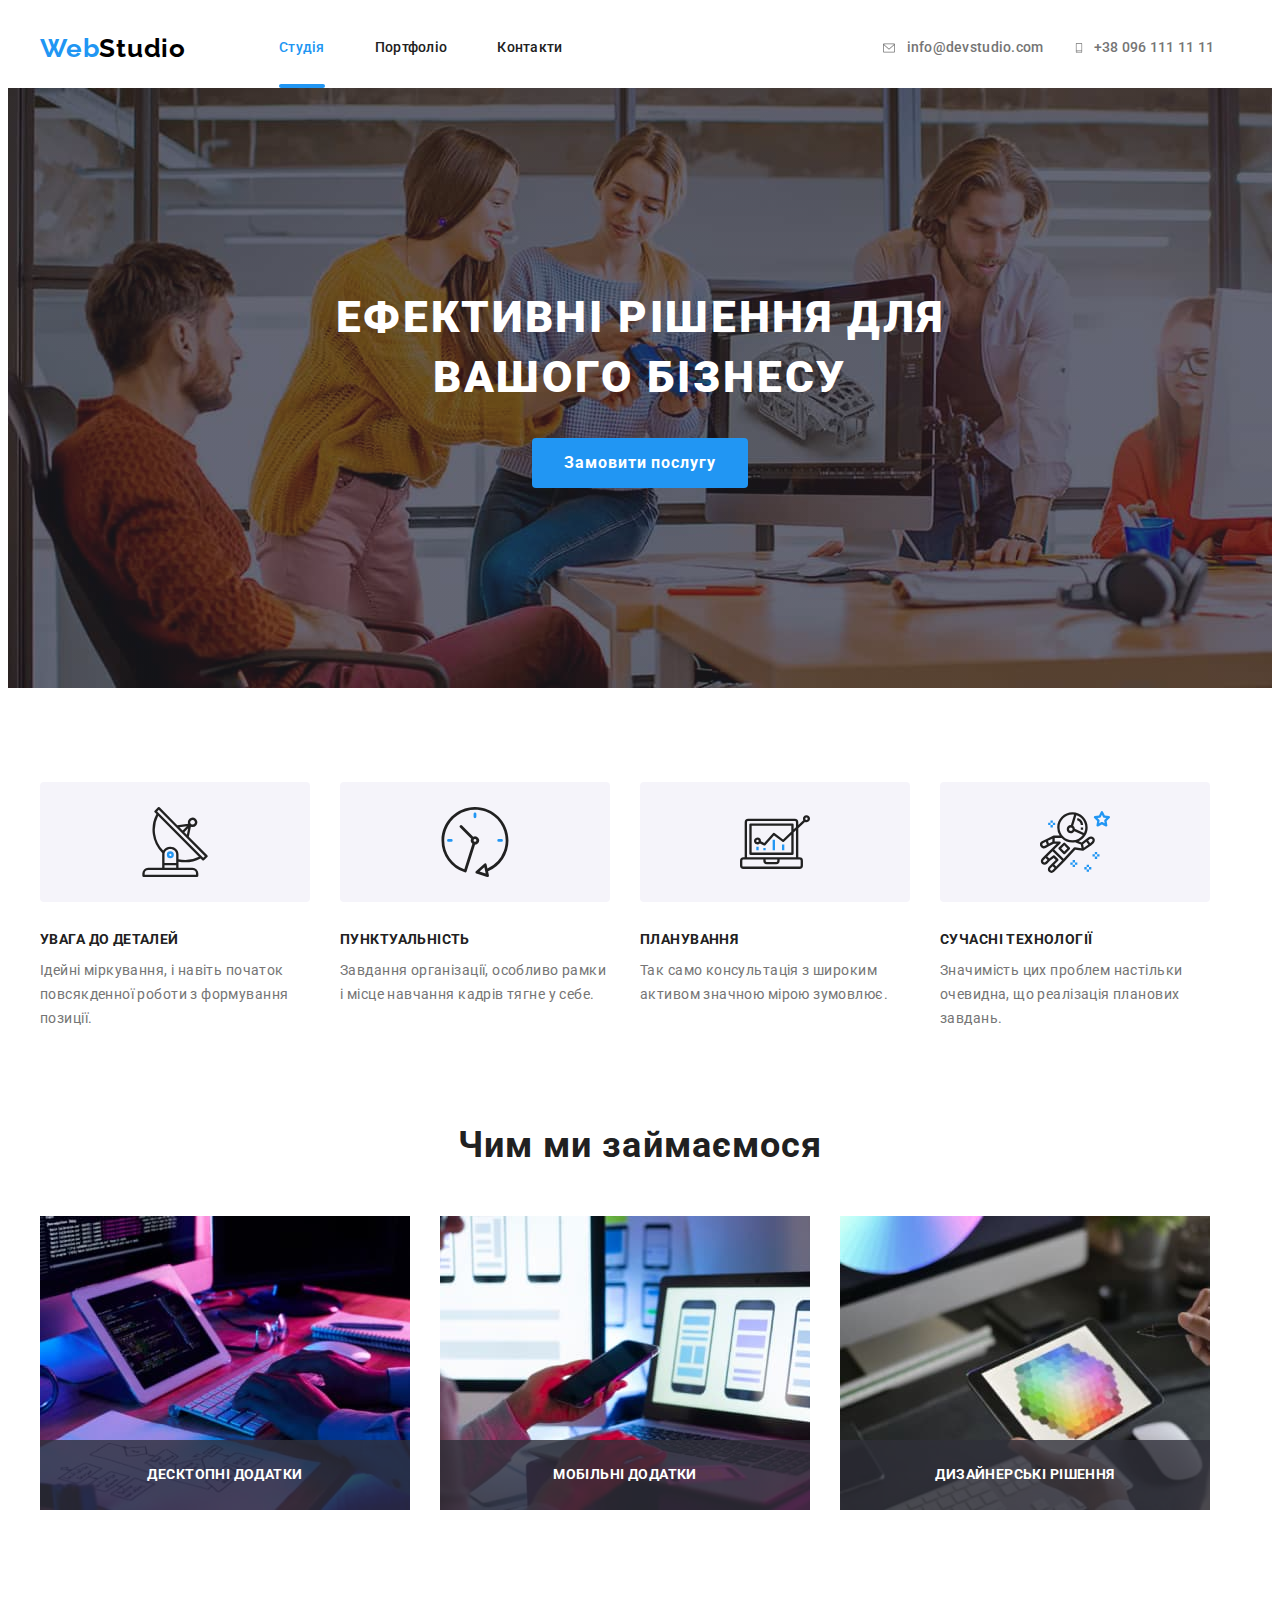
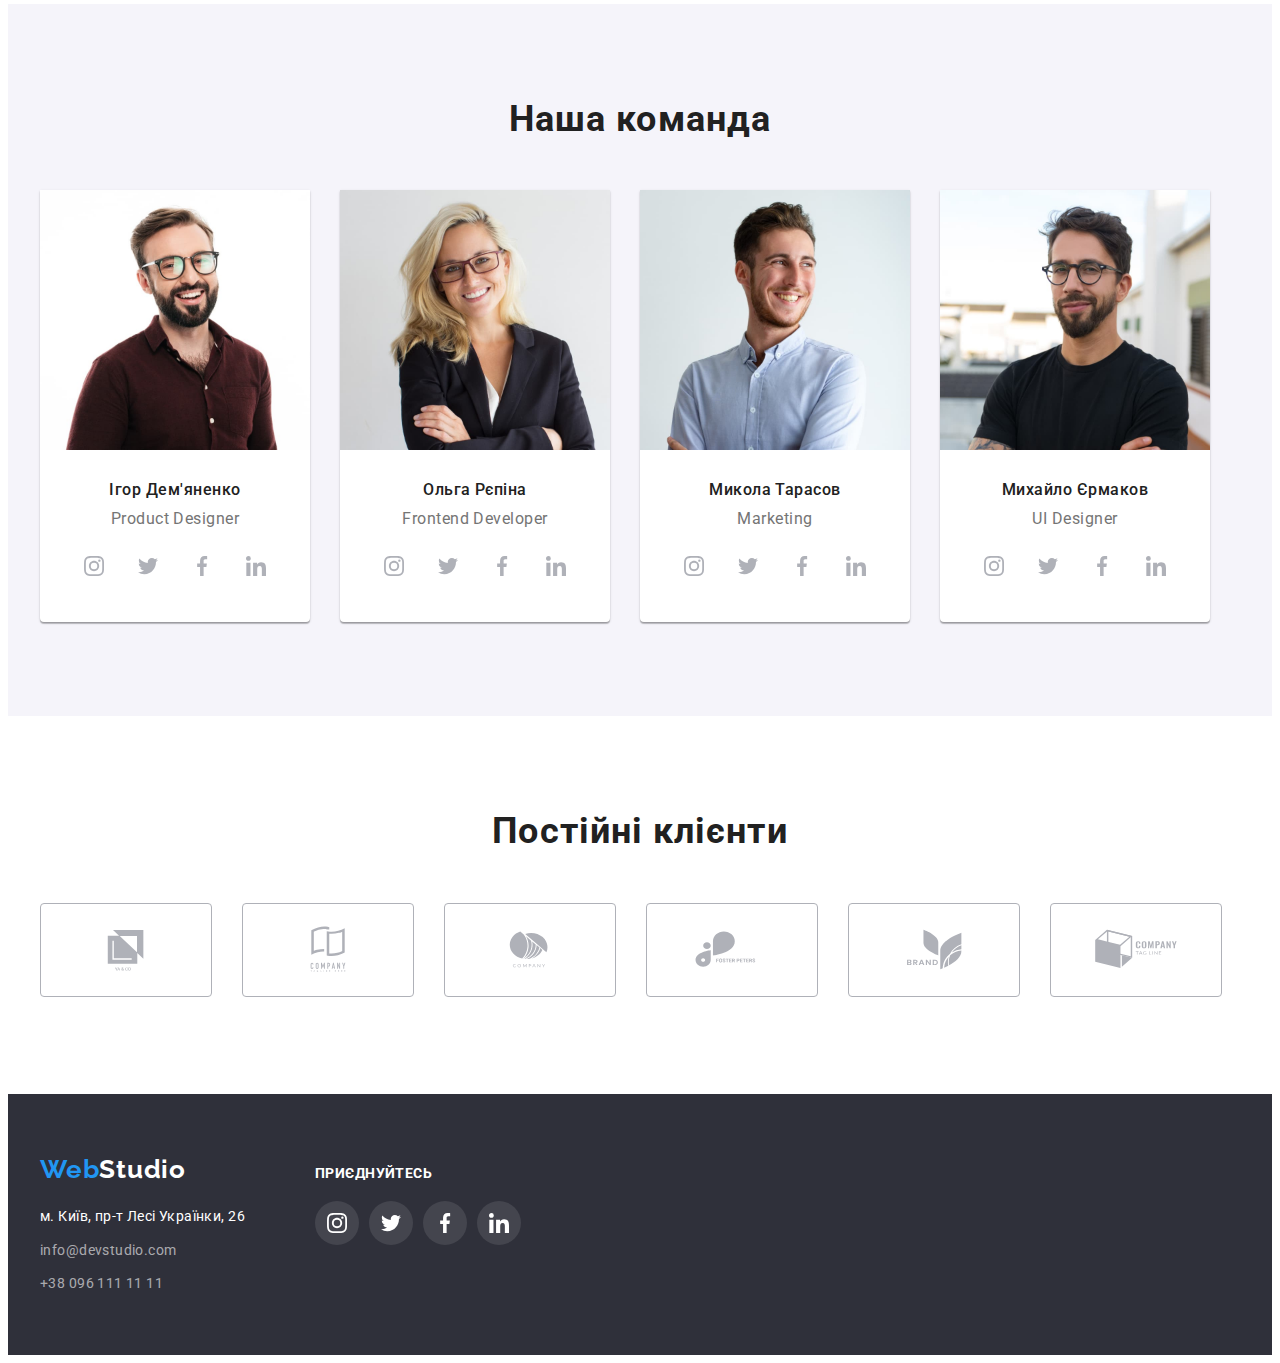
<file: index.html>
<!DOCTYPE html>
<html lang="uk">
<head>
    <meta charset="UTF-8">
    <meta http-equiv="X-UA-Compatible" content="IE=edge">
    <meta name="viewport" content="width=device-width, initial-scale=1.0">
    <title>Студія</title>
    <!-- підключені шрифти -->
    <link rel="preconnect" href="https://fonts.googleapis.com">
    <link rel="preconnect" href="https://fonts.gstatic.com" crossorigin>
    <link href="https://fonts.googleapis.com/css2?family=Raleway:wght@700&family=Roboto:wght@400;500;700;900&display=swap" rel="stylesheet">
    <!--modern-normalize-->
    <link rel="stylesheet" href="https://cdnjs.cloudflare.com/ajax/libs/modern-normalize/1.1.0/modern-normalize.min.css" integrity="sha512-wpPYUAdjBVSE4KJnH1VR1HeZfpl1ub8YT/NKx4PuQ5NmX2tKuGu6U/JRp5y+Y8XG2tV+wKQpNHVUX03MfMFn9Q==" crossorigin="anonymous" referrerpolicy="no-referrer" />
    <!-- підключений css -->
    <link rel="stylesheet" href="./css/styles.css" />
</head>
<body>
    
<!--Шапка сайту-->    
<header>
        <nav>
        <div class="container header-nav">
        <!-- <nav> -->
            <a href="./index.html" class="logo"><span class="logo-span">Web</span>Studio</a>
            <ul class="sity-nav list">
                <li class="item"><a href="./index.html" class="link open">Студія</a></li>
                <li class="item"><a href="./portfolio.html" class="link">Портфоліо</a></li>
                <li class="item"><a href="" class="link">Контакти</a></li>
            </ul>
        <!-- </nav> -->
            <ul class="adr-nav list">
                <li class="nav-mail">
                        <a href="mailto:info@devstudio.com" class="mail">
                            <svg class= "icon-envelope" Width = "16px" Height= "12px" >
                                <use href="./images/icons.svg#envelope"></use>
                            </svg>
                            info@devstudio.com
                        </a>
                </li>
                <li class="nav-tel">
                         <a href="tel:+38096111111" class="tel">
                            <svg class="icon-smartphone" Width = "10px" Height= "16px" >
                                <use href="./images/icons.svg#smartphone"></use>
                            </svg>
                            +38 096 111 11 11
                        </a>
                </li>
            </ul> 
        </div>
        </nav> 
</header>

<div class="container"></div>

<main>
    <!--головний банер-->
    <section class="hero">
        <div class="hero-center">
        <h1 class="hero-title">Ефективні рішення для<br/> вашого бізнесу</h1>
        <button type="button" class="button" data-modal-open>Замовити послугу</button>
        </div>
    </section>
    <!--Головні переваги-->

    <section class="benef">
        <div class="container">
        <h2 hidden>Головні переваги</h2>
        <ul class="benefits">
            <li class="item">
                <div class="benefits-img">
                    <svg Width = 70px Height=70px >
                        <use href="./images/icons.svg#antenna"></use>
                    </svg>
                </div>
                <h3 class="title">УВАГА ДО ДЕТАЛЕЙ</h3>
                <p class="text">Ідейні міркування, і навіть початок повсякденної роботи з формування позиції.</p>
            </li>
            <li class="item">
                <div class="benefits-img">
                    <svg Width = 70px Height=70px >
                        <use href="./images/icons.svg#clock"></use>
                    </svg>
                </div>
                <h3 class="title">ПУНКТУАЛЬНІСТЬ</h3>
                <p class="text">Завдання організації, особливо рамки і місце навчання кадрів тягне у себе.</p>
            </li>
            <li class="item">
                <div class="benefits-img">
                    <svg Width = 70px Height=70px >
                        <use href="./images/icons.svg#diagram"></use>
                    </svg>
                </div>
                <h3 class="title">ПЛАНУВАННЯ</h3>
                <p class="text">Так само консультація з широким активом значною мірою зумовлює.</p>
            </li>
            <li class="item">
                <div class="benefits-img">
                    <svg Width = 70px Height=70px >
                        <use href="./images/icons.svg#astronaut"></use>
                    </svg>
                </div>
                <h3 class="title">СУЧАСНІ ТЕХНОЛОГІЇ</h3>
                <p class="text">Значимість цих проблем настільки очевидна, що реалізація планових завдань.</p>
            </li>
        </ul>
    </div>
    </section>

    <!--Чим ми займаємося-->

    <section class="caption-section">
    <div class="container">
        <h2 class="caption">Чим ми займаємося</h2>
        <ul class="caption-img">
            <li class="item">
                <div class="cap-box">
                    <img src="./images/apply-robot1.jpg" alt="приклади робіт 1" width="370">
                    <div class="cap-overlay">
                        <p>Десктопні додатки</p>
                    </div>
                </div>
            </li>

            <li class="item">
                <div class="cap-box">
                    <img src="./images/apply-robot2.jpg" alt="приклади робіт 2" width="370">
                    <div class="cap-overlay">
                        <p>Мобільні додатки</p>
                    </div>
                </div>                           
            </li>
            
            <li class="item">
                <div class="cap-box">
                    <img src="./images/apply-robot3.jpg" alt="приклади робіт 3" width="370">
                    <div class="cap-overlay">
                        <p>Дизайнерські рішення</p>
                    </div>
                </div>     
            </li>
        </ul>
    </div>
    </section>

    <!--Наша команда-->


    <section class="our-teem">
        <div class="container"> 
        <h2 class="caption">Наша команда</h2>
        <ul class="card-set">
            <li class="item">
                <img src="./images/photo-ihor-demyanenko.jpg" alt="фото Ігор Дем'яненко" width="270" >
                <div class="paragraf">
                    <h3 class="lead">Ігор Дем'яненко</h3>
                    <p class="post">Product Designer</p>
                    <div class="block-icon">
                        <a href="" class="icon">
                            <svg width = "20px" heigh = "20px" >
                                <use href="./images/icons.svg#instagram"></use>
                            </svg>
                        </a>
                        <a href="" class="icon">
                            <svg width = 20px heigh = 20px >
                                <use href="./images/icons.svg#twitter"></use>
                            </svg>
                        </a>
                        <a href="" class="icon">
                            <svg width = 20px heigh = 20px >
                                <use href="./images/icons.svg#facebook"></use>
                            </svg>
                        </a>
                        <a href="" class="icon">
                            <svg width = 20px heigh = 20px >
                                <use href="./images/icons.svg#linkedin"></use>
                            </svg>
                        </a>
                    </div>
                </div>
            </li>

            <li class="item">
                <img src="./images/photo-olga-repina.jpg" alt="фото Ольга Рєпіна" width="270" >
                <div class="paragraf">
                    <h3 class="lead">Ольга Рєпіна</h3>
                    <p class="post">Frontend Developer</p>
                    <div class="block-icon">
                        <a href="" class="icon">
                            <svg width = 20px heigh = 20px >
                                <use href="./images/icons.svg#instagram"></use>
                            </svg>
                        </a>
                        <a href="" class="icon">
                            <svg width = 20px heigh = 20px >
                                <use href="./images/icons.svg#twitter"></use>
                            </svg>
                        </a>
                        <a href="" class="icon">
                            <svg width = 20px heigh = 20px >
                                <use href="./images/icons.svg#facebook"></use>
                            </svg>
                        </a>
                        <a href="" class="icon">
                            <svg width = 20px heigh = 20px >
                                <use href="./images/icons.svg#linkedin"></use>
                            </svg>
                        </a>
                    </div>
                </div>
            </li>

            <li class="item">
                
                <img src="./images/photo-mykola-tarasov.jpg" alt="фото Микола Тарасов" width="270" >
                <div class="paragraf">
                    <h3 class="lead">Микола Тарасов</h3>
                    <p class="post">Marketing</p>
                    <div class="block-icon">
                        <a href="" class="icon">
                            <svg width = 20px heigh = 20px>
                                <use href="./images/icons.svg#instagram"></use>
                            </svg>
                        </a>
                        <a href="" class="icon">
                            <svg width = 20px heigh = 20px >
                                <use href="./images/icons.svg#twitter"></use>
                            </svg>
                        </a>
                        <a href="" class="icon">
                            <svg width = 20px heigh = 20px >
                                <use href="./images/icons.svg#facebook"></use>
                            </svg>
                        </a>
                        <a href="" class="icon">
                            <svg width = 20px heigh = 20px >
                                <use href="./images/icons.svg#linkedin"></use>
                            </svg>
                        </a>
                    </div>
                </div>
            </li>
            
            <li class="item">
                
                <img src="./images/photo-mykhailo-yermakov.jpg" alt="фото Михайло Єрмаков" width="270" >
                <div class="paragraf">
                    <h3 class="lead">Михайло Єрмаков</h3>
                    <p class="post">UI Designer</p>
                    <div class="block-icon">
                        <a href="" class="icon">
                            <svg width = 20px heigh = 20px>
                                <use href="./images/icons.svg#instagram"></use>
                            </svg>
                        </a>
                        <a href="" class="icon">
                            <svg width = 20px heigh = 20px >
                                <use href="./images/icons.svg#twitter"></use>
                            </svg>
                        </a>
                        <a href="" class="icon">
                            <svg width = 20px heigh = 20px >
                                <use href="./images/icons.svg#facebook"></use>
                            </svg>
                        </a>
                        <a href="" class="icon">
                            <svg width = 20px heigh = 20px >
                                <use href="./images/icons.svg#linkedin"></use>
                            </svg>
                        </a>
                    </div>
                </div>
            </li>  
        </ul>
        </div>
    </section>
    <section class="client">
        <div class="container">
            <h2 class="caption">Постійні клієнти</h2>
            <ul class="client-logo">
                <li>
                    <a href="" class="logo-icon">
                        <svg width = 106px heigh = 60px >
                            <use href="./images/icons.svg#Logo-1"></use>
                        </svg>
                    </a>
                </li>
                <li>
                    <a href="" class="logo-icon">
                        <svg width = 106px heigh = 60px >
                            <use href="./images/icons.svg#Logo-2"></use>
                        </svg>
                    </a>
                </li>
                <li>
                    <a href="" class="logo-icon">
                        <svg width = 106px heigh = 60px >
                            <use href="./images/icons.svg#Logo-3"></use>
                        </svg>
                    </a>
                </li>
                <li>
                    <a href="" class="logo-icon">
                        <svg width = 106px heigh = 60px >
                            <use href="./images/icons.svg#Logo-4"></use>
                        </svg>
                    </a>
                </li>
                <li>
                    <a href="" class="logo-icon">
                        <svg width = 106px heigh = 60px >
                            <use href="./images/icons.svg#Logo-5"></use>
                        </svg>
                    </a>
                </li>
                <li>
                    <a href="" class="logo-icon">
                        <svg width = 106px heigh = 60px >
                            <use href="./images/icons.svg#Logo-6"></use>
                        </svg>
                    </a>
                </li>
            </ul>
        </div>
    </section>

</main>

<!-- Футер -->
    <footer class="footer">
        <div class="container">
            <div>
            <a href="./index.html" class="logo foot-web"><span class="logo-span">Web</span>Studio</a>
            <address>
                <ul class="footer-adr">
                    <li><a href="https://goo.gl/maps/CPtrU1FHBa2aNyZL9" target="_blank" rel="noopener noreferrer nofollow" class="footer-adr">м. Київ, пр-т Лесі Українки, 26</a></li>
                    <li ><a href="mailto:info@devstudio.com" class="footer-nav-mail">info@devstudio.com</a></li>
                    <li ><a href="tel:+38096111111" class="footer-nav-tel">+38 096 111 11 11</a></li>
                </ul>                                  
            </address>
            </div>
            <div class="footer-link">
                <p>приєднуйтесь</p>
                <div class="block-icon">
                    <a href="" class="icon">
                        <svg width = 20px heigh = 20px >
                            <use href="./images/icons.svg#instagram"></use>
                        </svg>
                    </a>
                    <a href="" class="icon">
                        <svg width = 20px heigh = 20px >
                            <use href="./images/icons.svg#twitter"></use>
                        </svg>
                    </a>
                    <a href="" class="icon">
                        <svg width = 20px heigh = 20px >
                            <use href="./images/icons.svg#facebook"></use>
                        </svg>
                    </a>
                    <a href="" class="icon">
                        <svg width = 20px heigh = 20px >
                            <use href="./images/icons.svg#linkedin"></use>
                        </svg>
                    </a>
                </div>
            </div>
        </div>
    </footer>


    <div class="backdrop is-hidden" data-modal>
        <div class="modal">
            <button data-modal-close class="modal-but">
                <svg width = 11px heigh = 11px>
                    <use href="./images/icons.svg#icon-Vector"></use>
                </svg>
            </button>
        </div>
    </div>
    
    <script src="./js/modal.js"></script>
</body>
</html>
</file>
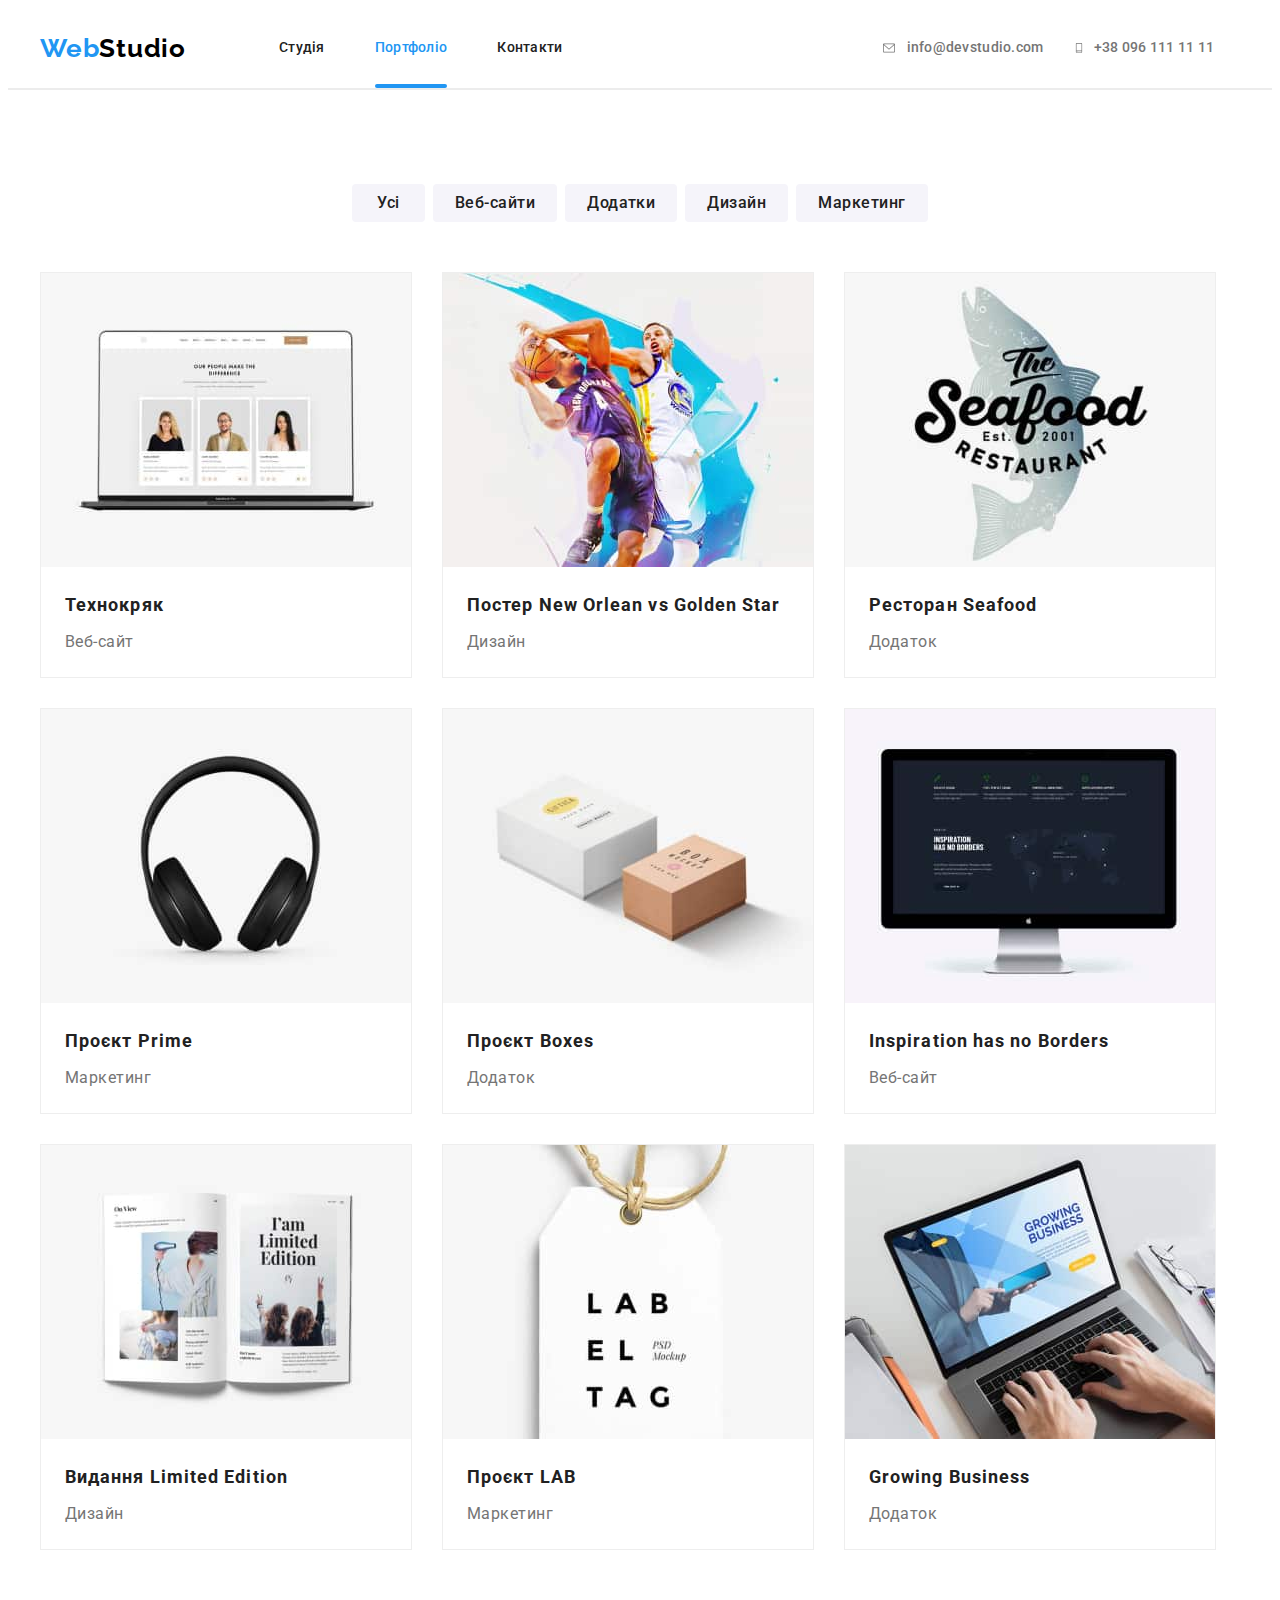
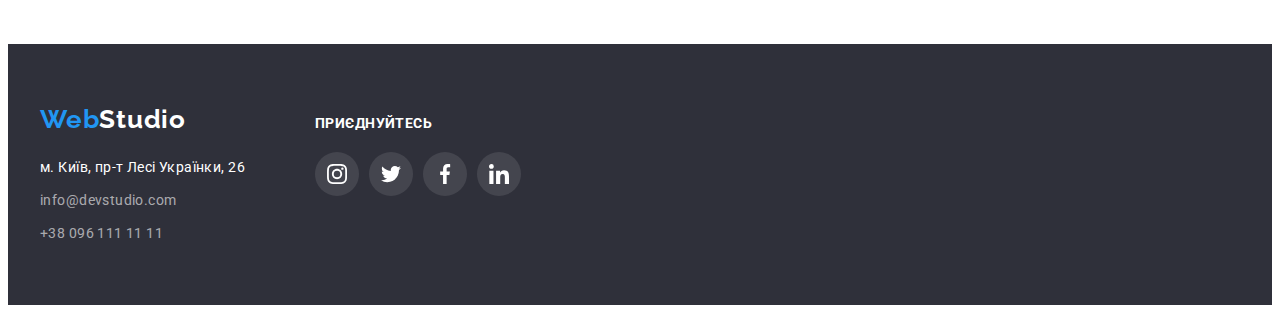
<file: portfolio.html>
<!DOCTYPE html>
<html lang="uk">
<head>
    <meta charset="UTF-8">
    <meta http-equiv="X-UA-Compatible" content="IE=edge">
    <meta name="viewport" content="width=device-width, initial-scale=1.0">
    <title>Портфоліо</title>
    <!-- підключені шрифти -->
    <link rel="preconnect" href="https://fonts.googleapis.com">
    <link rel="preconnect" href="https://fonts.gstatic.com" crossorigin>
    <link href="https://fonts.googleapis.com/css2?family=Raleway:wght@700&family=Roboto:wght@400;500;700;900&display=swap" rel="stylesheet">
    <!--modern-normalize-->
    <link rel="stylesheet" href="https://cdnjs.cloudflare.com/ajax/libs/modern-normalize/1.1.0/modern-normalize.min.css" integrity="sha512-wpPYUAdjBVSE4KJnH1VR1HeZfpl1ub8YT/NKx4PuQ5NmX2tKuGu6U/JRp5y+Y8XG2tV+wKQpNHVUX03MfMFn9Q==" crossorigin="anonymous" referrerpolicy="no-referrer" />
    <!-- підключений css -->
    <link rel="stylesheet" href="./css/styles.css" />
</head>
<body>
<!--Шапка сайту-->    
<header>
    <nav>
    <div class="container header-nav">
    <!-- <nav> -->
        <a href="./index.html" class="logo"><span class="logo-span">Web</span>Studio</a>
        <ul class="sity-nav list">
            <li class="item"><a href="./index.html" class="link">Студія</a></li>
            <li class="item"><a href="./portfolio.html" class="link open">Портфоліо</a></li>
            <li class="item"><a href="" class="link">Контакти</a></li>
        </ul>
    <!-- </nav> -->
        <ul class="adr-nav list">
            <li class="nav-mail">
                    <a href="mailto:info@devstudio.com" class="mail">
                        <svg class= "icon-envelope" Width = 16px Height= 12px >
                            <use href="./images/icons.svg#envelope"></use>
                        </svg>
                        info@devstudio.com
                    </a>
            </li>
            <li class="nav-tel">
                     <a href="tel:+38096111111" class="tel">
                        <svg class="icon-smartphone" Width = 10px Height= 16px >
                            <use href="./images/icons.svg#smartphone"></use>
                        </svg>
                        +38 096 111 11 11
                    </a>
            </li>
        </ul> 
    </div>
    </nav> 
<div class="line"></div>

</header>

<main>
    <!--Портфоліо-->

 <section class="portfolio">
 <div class="container">
    <h1 hidden>Портфоліо</h1>

    <ul class="container-but">
        <li class="item"><button type="button" class="buttons one">Усі</button></li>
        <li class="item"><button type="button" class="buttons two">Веб-сайти</button></li>
        <li class="item"><button type="button" class="buttons three">Додатки</button></li>
        <li class="item"><button type="button" class="buttons four">Дизайн</button></li>
        <li class="item"><button type="button" class="buttons five">Маркетинг</button></li>
    </ul>

    <ul class="flex-container">
        <li class="item">
            
            <a href="" class="link">

                <div class="box">
                    <img src="./images/portfolio1.jpg" alt="portfolio1" width="370" class="tt">
                    <div class="box-overlay" >
                        <p>Ресурс пропонує комплексні пропозиції з різним рівнем функціоналу та сервісів. Все це дозволить відвідувачу отримати вичерпні відомості про компанію чи приватну особу.</p>
                    </div>
                </div>

            <div class="link-text">
                <h2  class="headline">Технокряк</h2>
                <p class="quote">Веб-сайт</p> 
            </div>
            </a>
            
        </li>

        <li class="item">
            
            <a href="" class="link">

                <div class="box">
                    <img src="./images/portfolio2.jpg" alt="portfolio2" width="370">
                    <div class="box-overlay" >
                        <p>Ресурс пропонує комплексні пропозиції з різним рівнем функціоналу та сервісів. Все це дозволить відвідувачу отримати вичерпні відомості про компанію чи приватну особу.</p>
                    </div>
                </div>         

            <div class="link-text">
                <h2 class="headline">Постер New Orlean vs Golden Star</h2>
                <p class="quote">Дизайн</p>
            </div>

            </a>
            
        </li>

        <li class="item">

            <a href="" class="link">

                <div class="box">
                    <img src="./images/portfolio3.jpg" alt="portfolio3" width="370">
                    <div class="box-overlay" >
                        <p>Ресурс пропонує комплексні пропозиції з різним рівнем функціоналу та сервісів. Все це дозволить відвідувачу отримати вичерпні відомості про компанію чи приватну особу.</p>
                    </div>
                </div>  

            <div class="link-text">
                <h2 class="headline">Ресторан Seafood</h2>
                <p class="quote">Додаток</p>
            </div>
            </a>


        </li>

        <li class="item">

            <a href="" class="link">

                <div class="box">
                    <img src="./images/portfolio4.jpg" alt="portfolio4" width="370">
                    <div class="box-overlay" >
                        <p>Ресурс пропонує комплексні пропозиції з різним рівнем функціоналу та сервісів. Все це дозволить відвідувачу отримати вичерпні відомості про компанію чи приватну особу.</p>
                    </div>
                </div>  
            

            <div class="link-text">
                <h2 class="headline">Проєкт Prime</h2>
                <p class="quote">Маркетинг</p>
            </div>

            </a>
            
        </li>

        <li class="item">
            
            <a href="" class="link">
                <div class="box">
                    <img src="./images/portfolio5.jpg" alt="portfolio5" width="370">
                    <div class="box-overlay" >
                        <p>Ресурс пропонує комплексні пропозиції з різним рівнем функціоналу та сервісів. Все це дозволить відвідувачу отримати вичерпні відомості про компанію чи приватну особу.</p>
                    </div>
                </div> 
            

            <div class="link-text">
                <h2 class="headline">Проєкт Boxes</h2>
                <p class="quote">Додаток</p>
            </div>

            </a>
            
        </li>

        <li class="item">
            
            <a href="" class="link">
                <div class="box">
                    <img src="./images/portfolio6.jpg" alt="portfolio6" width="370">
                    <div class="box-overlay" >
                        <p>Ресурс пропонує комплексні пропозиції з різним рівнем функціоналу та сервісів. Все це дозволить відвідувачу отримати вичерпні відомості про компанію чи приватну особу.</p>
                    </div>
                </div>           

            <div class="link-text">
                <h2 class="headline">Inspiration has no Borders</h2>
                <p class="quote">Веб-сайт</p>
            </div>

            </a>
            
        </li>

        <li class="item">
        
            <a href="" class="link">
                <div class="box">
                    <img src="./images/portfolio7.jpg" alt="portfolio7" width="370">
                    <div class="box-overlay" >
                        <p>Ресурс пропонує комплексні пропозиції з різним рівнем функціоналу та сервісів. Все це дозволить відвідувачу отримати вичерпні відомості про компанію чи приватну особу.</p>
                    </div>
                </div> 

            <div class="link-text">
                <h2 class="headline">Видання Limited Edition</h2>
                <p class="quote">Дизайн</p>
            </div>

            </a>
            
        </li>

        <li class="item">

            <a href="" class="link">
                <div class="box">
                    <img src="./images/portfolio8.jpg" alt="portfolio8" width="370">
                    <div class="box-overlay" >
                        <p>Ресурс пропонує комплексні пропозиції з різним рівнем функціоналу та сервісів. Все це дозволить відвідувачу отримати вичерпні відомості про компанію чи приватну особу.</p>
                    </div>
                </div>
            

            <div class="link-text">
                <h2 class="headline">Проєкт LAB</h2>
                <p class="quote">Маркетинг</p>
            </div>

            </a>
            
        </li>

        <li class="item">

            <a href="" class="link">
                <div class="box">
                    <img src="./images/portfolio9.jpg" alt="portfolio9" width="370">
                    <div class="box-overlay" >
                        <p>Ресурс пропонує комплексні пропозиції з різним рівнем функціоналу та сервісів. Все це дозволить відвідувачу отримати вичерпні відомості про компанію чи приватну особу.</p>
                    </div>
                </div>
            

            <div class="link-text">
                <h2 class="headline">Growing Business</h2>
                <p class="quote">Додаток</p>
            </div>
            
            </a>

        </li>

    </ul>
 </section>
</div>
</main>
    <!-- Футер -->
    <footer class="footer">
        <div class="container">
            <div>
            <a href="./index.html" class="logo foot-web"><span class="logo-span">Web</span>Studio</a>
            <address>
                <ul class="footer-adr">
                    <li><a href="https://goo.gl/maps/CPtrU1FHBa2aNyZL9" target="_blank" rel="noopener noreferrer nofollow" class="footer-adr">м. Київ, пр-т Лесі Українки, 26</a></li>
                    <li ><a href="mailto:info@devstudio.com" class="footer-nav-mail">info@devstudio.com</a></li>
                    <li ><a href="tel:+38096111111" class="footer-nav-tel">+38 096 111 11 11</a></li>
                </ul>                                  
            </address>
            </div>
            <div class="footer-link">
                <p>приєднуйтесь</p>
                <div class="block-icon">
                    <a href="" class="icon">
                        <svg width = 20px heigh = 20px class="ic" >
                            <use href="./images/icons.svg#instagram"></use>
                        </svg>
                    </a>
                    <a href="" class="icon">
                        <svg width = 20px heigh = 20px >
                            <use href="./images/icons.svg#twitter"></use>
                        </svg>
                    </a>
                    <a href="" class="icon">
                        <svg width = 20px heigh = 20px >
                            <use href="./images/icons.svg#facebook"></use>
                        </svg>
                    </a>
                    <a href="" class="icon">
                        <svg width = 20px heigh = 20px >
                            <use href="./images/icons.svg#linkedin"></use>
                        </svg>
                    </a>
                </div>
            </div>
        </div>
    </footer>
</body>
</html>
</file>
<file: css/styles.css>
:root {
  --logo-text-black: #000000;
  --primary-text-color: #212121;
  --title-text-color: #757575;
  --accent-color: #2196F3;
  --primary-background: #F5F5F5;
  --second-background: #2F303A;
  --third-background:#F5F4FA;
  --second-text-color: #FFFFFF;
  --button-background: #188CE8;
  --footer-text-color: rgba(255, 255, 255, 0.6);
  --footer-background: rgba(47, 48, 58, 1);
  --hero-background: rgba(47, 48, 58, 0.4);
  --icon-background-1: #AFB1B8;
  --icon-bacckground-2: rgba(255, 255, 255, 0.1);
  --border: #ECECEC;
  --border-portfolio: #EEEEEE;
  --backdrop-background: rgba(0, 0, 0, 0.2);
  --cap-box-before: rgba(47, 48, 58, 0.8);
}

body {
    color: var(--primary-text-color);
    font-family: "Roboto", sans-serif;

}

h1,
h2,
h3,
h4,
h5,
h6,
p {
  margin: 0;
}

ul, ol{
  margin: 0;
  padding-left: 0;
}

img {
  display: block;
  max-width: 100%;
  height: auto;
}

li {
  list-style: none;
}


.container{
  width: 1200px;
  padding-left: 15px;
  padding-right: 15px;

  margin-left: auto;
  margin-right: auto;

  /* outline: 2px solid tomato; */
}
  /* --------Header-------- */

  /* Logo */
  .logo {
    font-family: Raleway;
    font-weight: 700;
    font-size: 26px;
    letter-spacing: 0.03em;
    line-height: 1.19;
    color: var(--logo-text-black);
    text-decoration: none;
  }

  .logo-span {
    color: var(--accent-color);
  }

/* Site nav */

  header {
    background-color: var(--second-text-color);
  }

  .header-nav{
    display: flex;
    align-items: center;  
  }

  .sity-nav{
      display: flex;
      margin-left: 93px;
      margin-right: 318px;
  }

  .sity-nav .item + .item {
      margin-left: 50px;
  }


  .sity-nav .link {
      display: block;
      padding-top: 32px;
      padding-bottom: 32px;

      color: var(--primary-text-color);

      text-decoration: none;  
      font-weight: 500;
      font-size: 14px;
      line-height: 1.14; 
      letter-spacing: 0.02em;  

      transition: color 250ms cubic-bezier(0.4, 0, 0.2, 1);
  }

  .link:hover, .link:focus{
      color: var(--accent-color);
  }

  .sity-nav .open {
      color: var(--accent-color);

  }

  .link{
    position: relative;
  }
  .open::after{
    content: "";
    position: absolute;
    width: 100%;
    height: 4px;
    bottom:0;
    right: 0;

    background: #2196F3;
    border-radius: 2px;
  }

/* Контакти */

.adr-nav{
  display: inline-flex;
  align-items: center;
  justify-content: center;
}

  .adr-nav li + li {
    margin-left: 30px;

  }

  .nav-mail, .nav-tel {
    display: inline-flex;
    align-items: center;
    justify-content: center;
  }

      .mail, .tel {
      display: inline-flex;    
      color: var(--title-text-color); 
      fill: var(--title-text-color); 

      text-decoration: none;   
      font-style: normal;
      align-items: center;
      font-weight: 500; 
      font-size: 14px;
      line-height: 1.14;  
      letter-spacing: 0.02em;

      transition: color 250ms cubic-bezier(0.4, 0, 0.2, 1),
      fill 250ms cubic-bezier(0.4, 0, 0.2, 1);;
  }


  .icon-envelope, .icon-smartphone{
    margin-right: 10px;
  }

  .mail:hover, .tel:hover, .adr:hover,
  .mail:focus, .tel:focus, .adr:focus {
    color: var(--accent-color);
    fill: var(--accent-color);
  }

  .line{
    border: 1px solid var(--border);
  }
/* --------main index-------- */

/* Головний банер */

  .hero{
    max-width: 1600px;
    height: 600px;
    margin-left: auto;
    margin-right: auto;
    background-image: linear-gradient(
      to right,
      var(--hero-background) , 
      var(--hero-background)), 
      url("../images/img-hero.jpg");

    background-color: var(--second-background);
  }

  .hero-center{
    padding-top: 200px;
    padding-bottom: 200px;
    text-align: center;
  }

  .hero-center > h1 {
    font-weight: 900;
    font-size: 44px;
    line-height: 1.36;
    letter-spacing: 0.06em;
    text-transform: uppercase;
    color: var(--second-text-color);
  }

  .hero-title{
    margin-bottom: 30px;
  }



/* Кнопка на сторінці Студія */

  .button {

  cursor: pointer;
  min-width: 216px;
  height: 50px; 
  background: var(--accent-color);
  border:none;
  border-radius: 4px;
  font-style: normal;
  font-family: inherit;
  letter-spacing: 0.06em;
  font-weight: 700;
  font-size: 16px;
  line-height: 1.88;
  text-align: center;
  color: var(--second-text-color);
  box-shadow: none;

  transition: box-shadow 250ms cubic-bezier(0.4, 0, 0.2, 1),
  background 250ms cubic-bezier(0.4, 0, 0.2, 1);

  }


  .button:hover, .button:focus{
    background: var(--button-background);
    box-shadow: 0px 3px 1px rgba(0, 0, 0, 0.1), 0px 1px 2px rgba(0, 0, 0, 0.08), 0px 2px 2px rgba(0, 0, 0, 0.12);
  }


/* Секція - Головні переваги */
  .benef{
    padding-top: 94px;
    padding-bottom: 94px;
    
  }
  .benefits{
    display: flex;

  }

  .benefits > .item{
    width: 270px;
  }

  .benefits .item +.item{
    margin-left: 30px;
  }

  .benefits-img{
    display: flex;
    justify-content: center;
    align-items: center;
    
    width: 270px;
    height: 120px;   
    background-color: var(--third-background);
    border-radius: 4px;
    margin-bottom: 30px;

  }

  .title{
    margin-top: 0;
    margin-bottom: 10px;
    font-weight: 700;
    font-size: 14px;
    line-height: 1.14;
    letter-spacing: 0.03em;
    text-transform: uppercase;
  }

  .text {
    margin: 0;
    color: var(--title-text-color);
    font-size: 14px;
    line-height: 1.72;
    letter-spacing: 0.03em;
  }
  
/* Секція - Чим ми займаємося */

  .caption {
    margin-bottom: 50px;

    text-align: center;
    font-size: 36px;
    line-height: 1.17;
    font-weight: 700;
    letter-spacing: 0.03em;
  }

  .caption-section{
    padding-bottom: 94px;
  }


  .caption-img{
    display: flex;

  }

  .caption-img .item + .item{
    margin-left: 30px;
  }

.cap-box{
  position: relative;
}

.cap-overlay{
  position: absolute;
  left: 50%;
  bottom: 27px;
  transform: translate(-50%) ;

  font-weight: 700;
  font-size: 14px;
  line-height: 1.14;
  letter-spacing: 0.03em;
  text-transform: uppercase;
  color: var(--second-text-color);
  /* opacity: 0; */
}

.cap-box::before {
  position: absolute;
  width: 100%;
  height: 70px;
  content: "";
  bottom: 0;
 
  background: var(--cap-box-before);

  /* opacity: 0; */
}

/* .item:hover .cap-box::before, .cap-box:focus .cap-box::before, 
.cap-box:hover .cap-overlay, .cap-box:focus .cap-overlay {
  opacity: 1;
} */

/* Секція - Наша команда */

  .our-teem {
    background: var(--third-background);
    padding-top: 94px;
    padding-bottom: 94px;
  }

  .card-set{
    display: flex;
    gap: 30px;
    margin-bottom: 0;
    margin-left: 0;
  
  
  }
  .card-set .item {
   background-color: var(--second-text-color); 
   box-shadow: 0px 1px 3px rgba(0, 0, 0, 0.12), 0px 1px 1px rgba(0, 0, 0, 0.14), 0px 2px 1px rgba(0, 0, 0, 0.2);
   border-radius: 0px 0px 4px 4px;
  }

  .paragraf{
    margin-bottom: 30px;
    margin-top: 30px;
  }

  .lead {


    font-size: 16px;
    line-height: 1.19;
    text-align: center;
    font-weight: 500;
    letter-spacing: 0.03em;
  }

  .post {
    margin-top: 10px;
    margin-bottom: 16px;
    font-size: 16px;
    line-height: 1.19;
    text-align: center;
    letter-spacing: 0.03em;
    color: var(--title-text-color);
    
  }

  /* БЛОК соц. мереж*/

  .block-icon{
    display: inline-flex;
    margin-left: 32px;
  }

  .icon{
    display: flex;
    height: 44px;
    width: 44px;
    border-radius:22px;
    justify-content: center;
    background-color: var(--second-text-color);
    fill: var(--icon-background-1);

    transition: fill 250ms cubic-bezier(0.4, 0, 0.2, 1),
    background-color 250ms cubic-bezier(0.4, 0, 0.2, 1);
  }

  .block-icon .icon+.icon{
    margin-left: 10px
  }

  .icon:hover, .icon:focus{
    background-color: var(--accent-color);
    fill: var(--second-text-color);
  }

/* Постійні клієнти */

.client > .container {
  display: block;
  justify-content: center;
  /* background-color: var(--primary-background); */
}

.client {
  padding-bottom: 94px;
  padding-top: 94px;
}


.client-logo{
  display: inline-flex;
}

.client-logo li + li{
 margin-left: 30px ;
}

.logo-icon{
  display: flex;
  width: 170px;
  height: 92px;
  border: 1px solid var(--icon-background-1);
  border-radius: 4px;
  justify-content: center;
  fill: var(--icon-background-1);

  transition: fill 250ms cubic-bezier(0.4, 0, 0.2, 1),
  border 250ms cubic-bezier(0.4, 0, 0.2, 1);
}

.logo-icon:hover, .logo-icon:focus{
  fill: var(--accent-color);
  border: 1px solid var(--accent-color);
}


/* --------footer-------- */

  .footer {

    background-color: var(--footer-background); 
    padding-top: 60px;
    padding-bottom: 60px;
    display: flex;
  }

  .footer-nav-mail, .footer-nav-tel, .footer-adr  {
    color: var(--footer-text-color); 
    text-decoration: none;  
    font-style: normal;
    font-weight: 400;
    font-size: 14px;
    line-height: 1.72;
    letter-spacing: 0.03em;

    transition: color 250ms cubic-bezier(0.4, 0, 0.2, 1);
  }

  .footer-adr {
    margin: 0;
    padding: 0;
    margin-top: 20px;

    color: var(--second-text-color);

    transition: color 250ms cubic-bezier(0.4, 0, 0.2, 1);
  }

  .footer-adr li + li{ 
    margin-top: 9px;
  }

  .footer-nav-mail:hover, .footer-nav-tel:hover, .footer-adr:hover,
  .footer-nav-mail:focus, .footer-nav-tel:focus, .footer-adr:focus {
    color: var(--accent-color);
  }

  .foot-web{
    color: var(--second-text-color);
  }

  .footer > .container{
    display: flex;
  }

  .footer-link{
    margin-left: 70px;
    margin-top: 12px;
  }

  .footer-link > p {
    margin-bottom: 20px;

    font-weight: 700;
    text-transform: uppercase;
    font-size: 14px;
    letter-spacing: 0.03em;
    line-height: 1.14;
    color: var(--second-text-color);
  }

  .footer-link > .block-icon{
    margin-left: 0;
  }

  .footer-link > .block-icon > .icon {
    background-color: var(--icon-bacckground-2);
    fill: var(--second-text-color);

    transition: fill 250ms cubic-bezier(0.4, 0, 0.2, 1),
    background-color 250ms cubic-bezier(0.4, 0, 0.2, 1);
  }

  .footer-link > .block-icon > .icon:hover,
  .footer-link > .block-icon > .icon:focus{
    background-color: var(--accent-color);
    fill: var(--second-text-color);
  }


  /* --------main portfolio-------- */

  .container-but{
    display: flex;
    justify-content: center;

    margin-bottom: 50px;
  }

  .container-but .item +.item{
    margin-left: 8px;
  }

  .flex-container{
    display: flex;
    flex-wrap: wrap;
  }

  .flex-container  .item{
    width: 370px;
    margin-right: 30px;
    margin-bottom: 30px;
    background: var(--second-text-color);
    border: 1px solid var(--border-portfolio);
  }


  .flex-container .item:nth-child(3n) {
    margin-right: 0;
  } 

  .flex-container .item:nth-last-child(-n + 3) {
    margin-bottom: 0;
  } 

  .portfolio{
    padding-top: 94px;
    padding-bottom: 94px;

    background-color: var(--second-text-color);
  }


  .headline {
    font-weight: 700;
    font-size: 18px;
    line-height: 2;
    letter-spacing: 0.06em;
    color: var(--primary-text-color);
  
  }

  .flex-container > li > .item:hover
  .flex-container > li > .item:focus{
    cursor: pointer;
    
  }


  a  {
    text-decoration: none;
  }

  .quote{
    padding-top: 4px;

    font-size: 16px;
    line-height: 1.88;
    letter-spacing: 0.03em;
    font-weight: 400;
    color: var(--title-text-color);
  }

  .flex-container  .item:hover, .flex-container  .item:focus {
    box-shadow: 0px 1px 1px rgba(0, 0, 0, 0.12), 0px 4px 4px rgba(0, 0, 0, 0.06), 1px 4px 6px rgba(0, 0, 0, 0.16);
  }


  .link-text {
    padding-top: 20px;
    padding-bottom: 20px;
    padding-left: 24px;
  }

  /* Позиційні елементи */

  .box{
    position: relative;
    overflow: hidden;


  }


  .box-overlay > p{
    width: 322px;
    height: 160px;

    position: absolute;
    top: 50%;
    left: 50%;
    transform: translate(-50%, -50%);

    font-size: 18px;
    line-height: 1.56;   
    letter-spacing: 0.03em;
    
    color: var(--second-text-color);
  }

  .box-overlay{
    position: absolute;
    top: 0;
    left: 0;
    width: 100%;
    height: 100%;

    background: rgba(33, 150, 243, 0.9);

    transform: translateY(101%);
    transition: transform 250ms cubic-bezier(0.4, 0, 0.2, 1);

  }

  .item:hover .box-overlay, .item:focus .box-overlay,
  .item:hover .box::before, .item:focus .box::before {
    transform: translateY(0);
  }


    /* Кнопки на сторінці Портфоліо */

    .buttons {
      cursor: pointer;
      background: var(--third-background);
      border-radius: 4px;
      font-weight: 500;
      font-size: 16px;
      line-height: 1.62;
      font-family: inherit;
      text-align: center;
      border:none;
      letter-spacing: 0.03em;
      color: var(--primary-text-color);
      box-shadow: none;

      transition: color 250ms cubic-bezier(0.4, 0, 0.2, 1),
      box-shadow 250ms cubic-bezier(0.4, 0, 0.2, 1),
      background 250ms cubic-bezier(0.4, 0, 0.2, 1);
    }
  
    .buttons:hover, .buttons:focus{
      background: var(--accent-color);
      color: var(--second-text-color);
      box-shadow: 0px 3px 1px rgba(0, 0, 0, 0.1), 0px 1px 2px rgba(0, 0, 0, 0.08), 0px 2px 2px rgba(0, 0, 0, 0.12);
    }

    /* .button:active{
      
      data-modal-open
    } */
  
    .one {
      padding: 6px 25px;
    }
  
    .two {
      padding: 6px 22px;
    }
  
    .three {
      padding: 6px 22px;
    }
  
    .four {
      padding: 6px 22px;
    }
  
    .five {
      padding: 6px 22px;
    }

/* Модальне вікно */


.backdrop{
  position: fixed;
  top: 0;
  left: 0;
  width: 100%;
  height: 100%;
  background: var(--backdrop-background);
  visibility: visible;

  opacity: 1;
  transition: opacity 250ms cubic-bezier(0.4, 0, 0.2, 1), visibility 250ms cubic-bezier(0.4, 0, 0.2, 1);
}

.backdrop.is-hidden{
  visibility: hidden;
  opacity: 0;
  pointer-events: none;

  /* transition: transform 500ms cubic-bezier(0.4, 0, 0.2, 1); */
}

.backdrop.is-hidden .modal{
  transform: translate(-50%, -50%) scale(2);
}

.modal{
  position: absolute;
  top: 50%;
  left: 50%;

  min-width: 528px;
  min-height: 581px;

  background: var(--second-text-color);
  box-shadow: 0px 1px 3px rgba(0, 0, 0, 0.12), 0px 1px 1px rgba(0, 0, 0, 0.14), 0px 2px 1px rgba(0, 0, 0, 0.2);
  border-radius: 4px;

  transform: translate(-50%, -50%) scale(1);

  transition: transform 250ms cubic-bezier(0.4, 0, 0.2, 1);

}

/* кнопка у модальному вікні */

.modal-but{
  cursor: pointer;
  width: 30px;
  height: 30px;
  display: flex;
  align-items: center;
  justify-content: center;
  fill: var(--logo-text-black);


  position: absolute;
  top: 8px;
  right: 8px;

  background: var(--second-text-color);
  border: 1px solid rgba(0, 0, 0, 0.1);
  border-radius: 50%;

}
</file>
